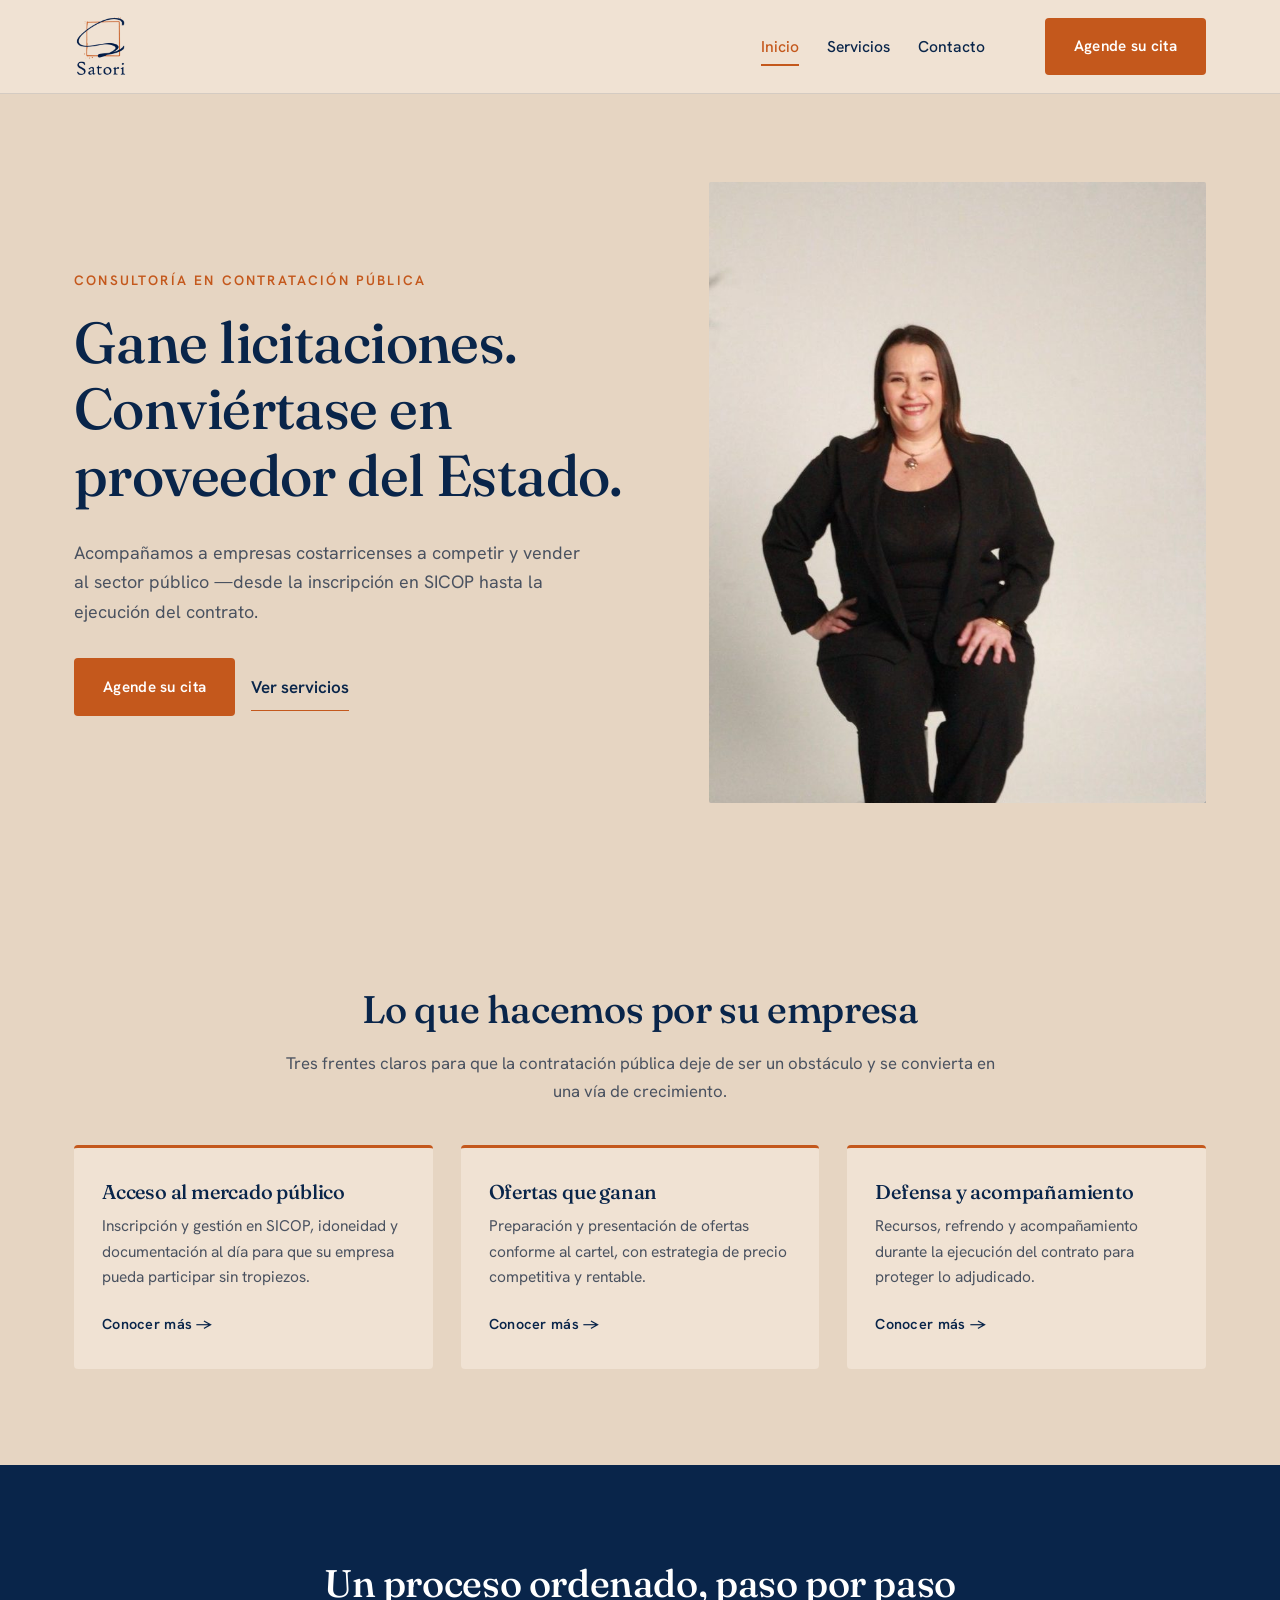
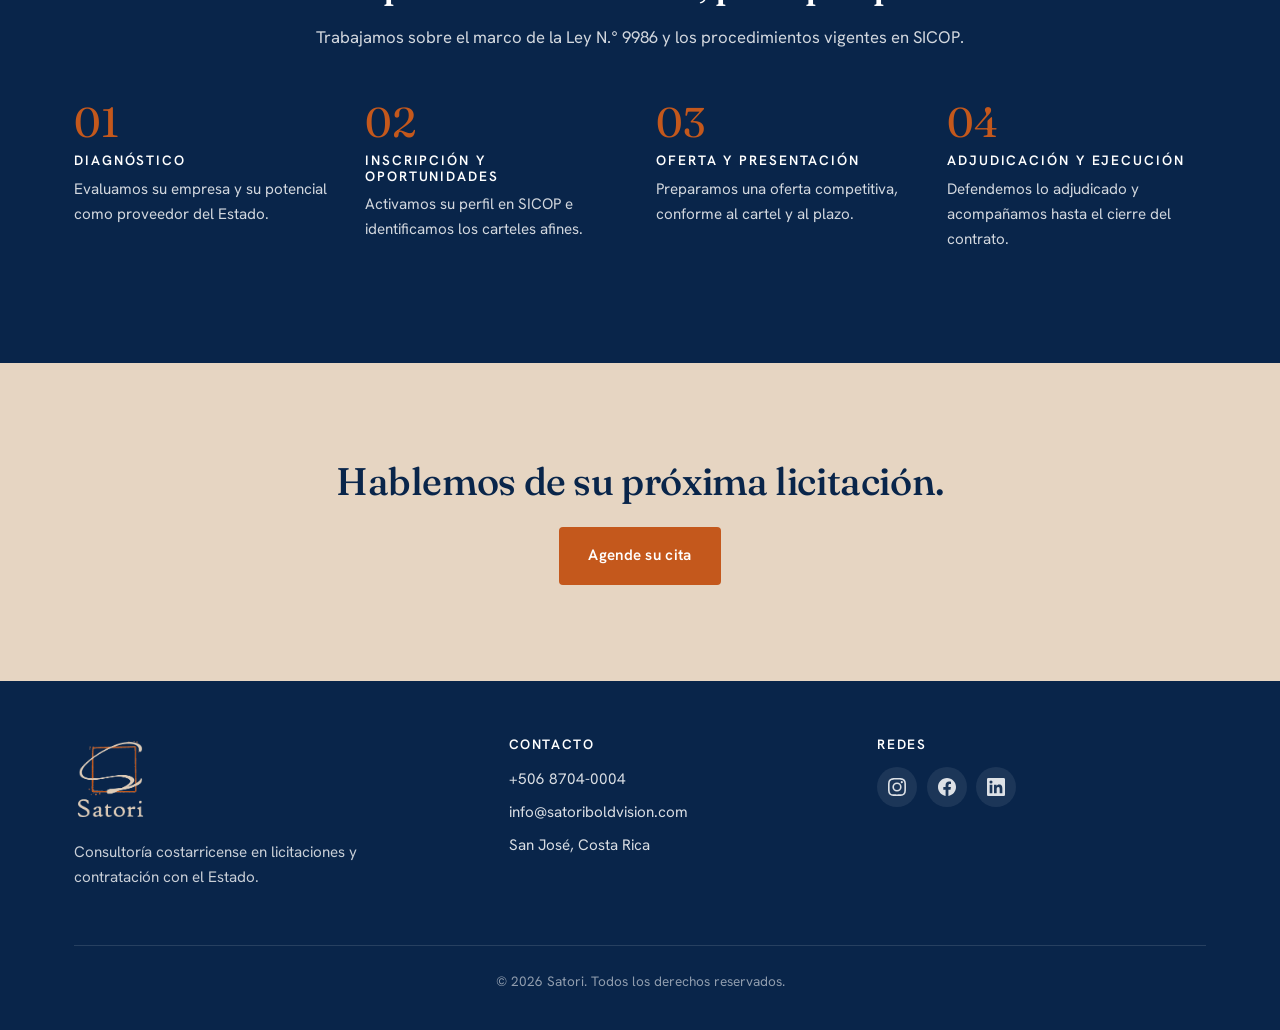
<file: index.html>
<!DOCTYPE html>
<html lang="es-CR">
<head>
  <meta charset="UTF-8" />
  <meta name="viewport" content="width=device-width, initial-scale=1.0" />
  <title>Satori — Licitaciones y contratación con el Estado en Costa Rica</title>
  <meta name="description" content="Satori acompaña a empresas costarricenses a competir y vender al Estado: SICOP, ofertas que ganan, recursos y ejecución del contrato." />
  <meta name="robots" content="index, follow" />
  <meta name="author" content="Satori" />
  <link rel="canonical" href="https://satoribv.com/" />
  <link rel="alternate" hreflang="es-CR" href="https://satoribv.com/" />
  <link rel="alternate" hreflang="x-default" href="https://satoribv.com/" />
  <meta name="theme-color" content="#09254A" />
  <meta name="msapplication-TileColor" content="#09254A" />

  <!-- Open Graph (Facebook, WhatsApp, LinkedIn) -->
  <meta property="og:type" content="website" />
  <meta property="og:locale" content="es_CR" />
  <meta property="og:site_name" content="Satori" />
  <meta property="og:url" content="https://satoribv.com/" />
  <meta property="og:title" content="Satori — Licitaciones y contratación con el Estado en Costa Rica" />
  <meta property="og:description" content="Acompañamos a empresas costarricenses a competir y vender al sector público: SICOP, ofertas, recursos y ejecución del contrato." />
  <meta property="og:image" content="https://satoribv.com/assets/og-image.jpg" />
  <meta property="og:image:width" content="1200" />
  <meta property="og:image:height" content="630" />
  <meta property="og:image:alt" content="Satori — Licitaciones y contratación pública" />

  <!-- Twitter Card -->
  <meta name="twitter:card" content="summary_large_image" />
  <meta name="twitter:title" content="Satori — Licitaciones y contratación con el Estado" />
  <meta name="twitter:description" content="Acompañamos a empresas costarricenses a competir y vender al sector público en Costa Rica." />
  <meta name="twitter:image" content="https://satoribv.com/assets/og-image.jpg" />

  <!-- Favicon -->
  <link rel="icon" type="image/png" href="assets/favicon.png" />
  <link rel="apple-touch-icon" href="assets/apple-touch-icon.png" />
  <link rel="manifest" href="manifest.webmanifest" />

  <!-- Preload de la foto del hero para mejorar LCP -->
  <link rel="preload" as="image" href="assets/vanessa-completa.jpg" fetchpriority="high" />

  <!-- Tipografías: serif refinada para títulos + sans humanista para cuerpo -->
  <link rel="preconnect" href="https://fonts.googleapis.com" />
  <link rel="preconnect" href="https://fonts.gstatic.com" crossorigin />
  <link href="https://fonts.googleapis.com/css2?family=Fraunces:opsz,wght@9..144,400;9..144,500;9..144,600&family=Hanken+Grotesk:wght@400;500;600;700&display=swap" rel="stylesheet" />

  <link rel="stylesheet" href="styles.css" />

  <!-- Datos estructurados (Schema.org): consultora con datos de contacto y servicios -->
  <script type="application/ld+json">
  {
    "@context": "https://schema.org",
    "@type": "ProfessionalService",
    "name": "Satori",
    "alternateName": "Satori Bold Vision",
    "description": "Consultoría costarricense en licitaciones y contratación con el Estado: SICOP, ofertas, recursos y ejecución del contrato.",
    "url": "https://satoribv.com/",
    "logo": "https://satoribv.com/assets/satori_logo_color_transparente.png",
    "image": "https://satoribv.com/assets/og-image.jpg",
    "telephone": "+506 8704-0004",
    "email": "info@satoriboldvision.com",
    "priceRange": "$$",
    "address": {
      "@type": "PostalAddress",
      "addressLocality": "San José",
      "addressCountry": "CR"
    },
    "areaServed": {
      "@type": "Country",
      "name": "Costa Rica"
    },
    "founder": {
      "@type": "Person",
      "name": "Vanessa Zeledón",
      "jobTitle": "CEO y Fundadora"
    },
    "sameAs": [
      "https://www.instagram.com/satoribv",
      "https://facebook.com/satoribv",
      "https://linkedin.com/company/satoriboldvision"
    ],
    "hasOfferCatalog": {
      "@type": "OfferCatalog",
      "name": "Servicios de contratación pública",
      "itemListElement": [
        {
          "@type": "Offer",
          "itemOffered": {
            "@type": "Service",
            "name": "Acceso al mercado público",
            "description": "Inscripción y gestión en SICOP, idoneidad y documentación al día."
          }
        },
        {
          "@type": "Offer",
          "itemOffered": {
            "@type": "Service",
            "name": "Ofertas que ganan",
            "description": "Preparación y presentación de ofertas conforme al cartel, con estrategia de precio rentable."
          }
        },
        {
          "@type": "Offer",
          "itemOffered": {
            "@type": "Service",
            "name": "Defensa y acompañamiento",
            "description": "Recursos, refrendo y acompañamiento durante la ejecución del contrato."
          }
        }
      ]
    }
  }
  </script>
</head>
<body>

  <a class="skip-link" href="#contenido">Saltar al contenido</a>

  <!-- Header inyectado por script.js (parcial: partials/header.html) -->
  <div data-parcial="header"></div>

  <main id="contenido">
    <!-- ============================================================
         1. HERO
         ============================================================ -->
    <section class="hero">
      <div class="contenedor hero-grid">
        <div class="hero-texto aparece">
          <p class="hero-eyebrow">Consultoría en contratación pública</p>
          <h1>Gane licitaciones. Conviértase en proveedor del Estado.</h1>
          <p class="lead">
            Acompañamos a empresas costarricenses a competir y vender al sector
            público —desde la inscripción en SICOP hasta la ejecución del contrato.
          </p>
          <div class="hero-cta">
            <a href="contacto.html" class="btn btn-primario">Agende su cita</a>
            <a href="servicios.html" class="btn-enlace">Ver servicios</a>
          </div>
        </div>

        <div class="hero-figura aparece">
          <img src="assets/vanessa-completa.jpg" alt="Vanessa Zeledón, fundadora de Satori" width="699" height="1300" fetchpriority="high" />
        </div>
      </div>
    </section>

    <!-- ============================================================
         2. RESUMEN DE SERVICIOS (3 tarjetas)
         ============================================================ -->
    <section class="seccion-beige">
      <div class="contenedor">
        <div class="encabezado-seccion aparece">
          <h2>Lo que hacemos por su empresa</h2>
          <p>Tres frentes claros para que la contratación pública deje de ser un obstáculo y se convierta en una vía de crecimiento.</p>
        </div>

        <div class="tarjetas">
          <article class="tarjeta aparece">
            <h3>Acceso al mercado público</h3>
            <p>Inscripción y gestión en SICOP, idoneidad y documentación al día para que su empresa pueda participar sin tropiezos.</p>
            <a href="servicios.html">Conocer más</a>
          </article>

          <article class="tarjeta aparece">
            <h3>Ofertas que ganan</h3>
            <p>Preparación y presentación de ofertas conforme al cartel, con estrategia de precio competitiva y rentable.</p>
            <a href="servicios.html">Conocer más</a>
          </article>

          <article class="tarjeta aparece">
            <h3>Defensa y acompañamiento</h3>
            <p>Recursos, refrendo y acompañamiento durante la ejecución del contrato para proteger lo adjudicado.</p>
            <a href="servicios.html">Conocer más</a>
          </article>
        </div>
      </div>
    </section>

    <!-- ============================================================
         3. PROCESO (franja azul profundo, 4 pasos)
         ============================================================ -->
    <section class="seccion-azul">
      <div class="contenedor">
        <div class="encabezado-seccion aparece">
          <h2>Un proceso ordenado, paso por paso</h2>
          <p>Trabajamos sobre el marco de la Ley N.° 9986 y los procedimientos vigentes en SICOP.</p>
        </div>

        <div class="proceso-pasos">
          <div class="paso aparece">
            <span class="num">01</span>
            <h3>Diagnóstico</h3>
            <p>Evaluamos su empresa y su potencial como proveedor del Estado.</p>
          </div>
          <div class="paso aparece">
            <span class="num">02</span>
            <h3>Inscripción y oportunidades</h3>
            <p>Activamos su perfil en SICOP e identificamos los carteles afines.</p>
          </div>
          <div class="paso aparece">
            <span class="num">03</span>
            <h3>Oferta y presentación</h3>
            <p>Preparamos una oferta competitiva, conforme al cartel y al plazo.</p>
          </div>
          <div class="paso aparece">
            <span class="num">04</span>
            <h3>Adjudicación y ejecución</h3>
            <p>Defendemos lo adjudicado y acompañamos hasta el cierre del contrato.</p>
          </div>
        </div>
      </div>
    </section>

    <!-- ============================================================
         4. CTA FINAL
         ============================================================ -->
    <section class="seccion-beige cta-final">
      <div class="contenedor aparece">
        <h2>Hablemos de su próxima licitación.</h2>
        <a href="contacto.html" class="btn btn-primario">Agende su cita</a>
      </div>
    </section>
  </main>

  <!-- Footer inyectado por script.js (parcial: partials/footer.html) -->
  <div data-parcial="footer"></div>

  <script src="script.js"></script>
</body>
</html>
</file>
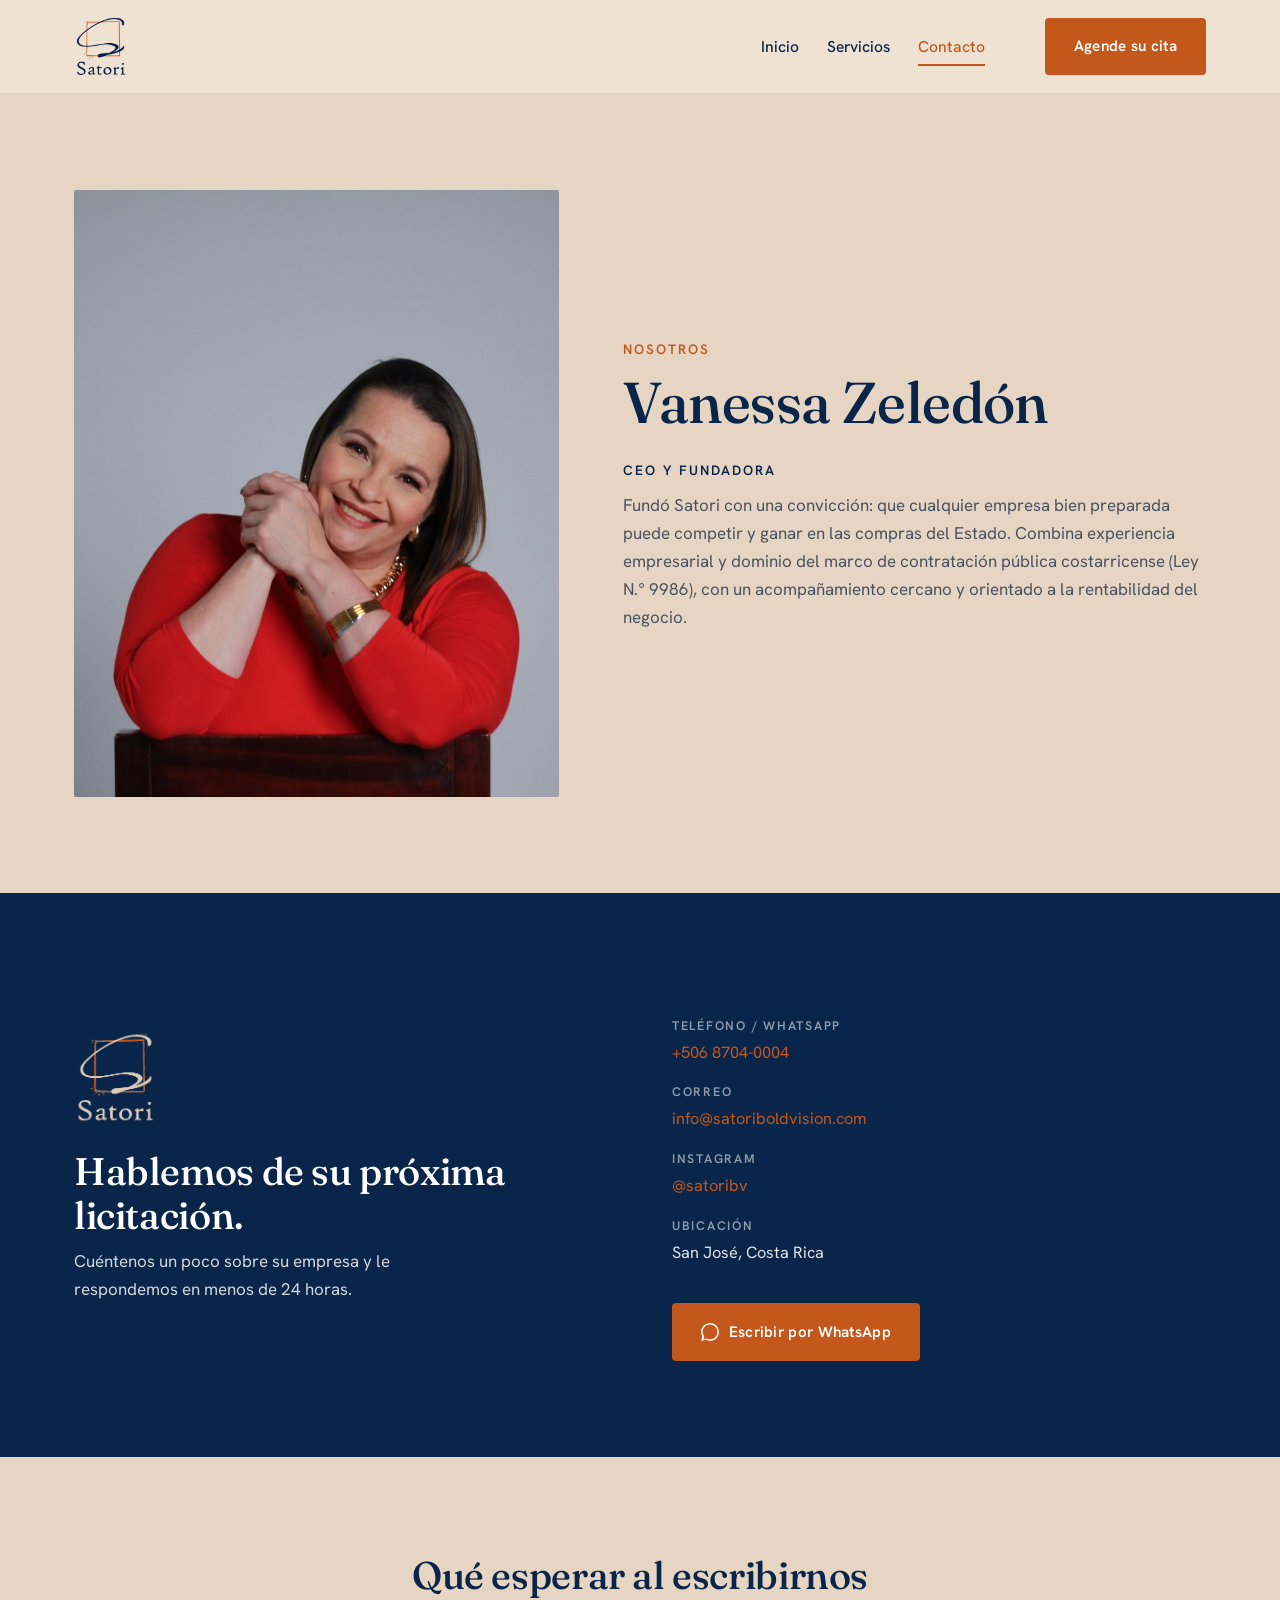
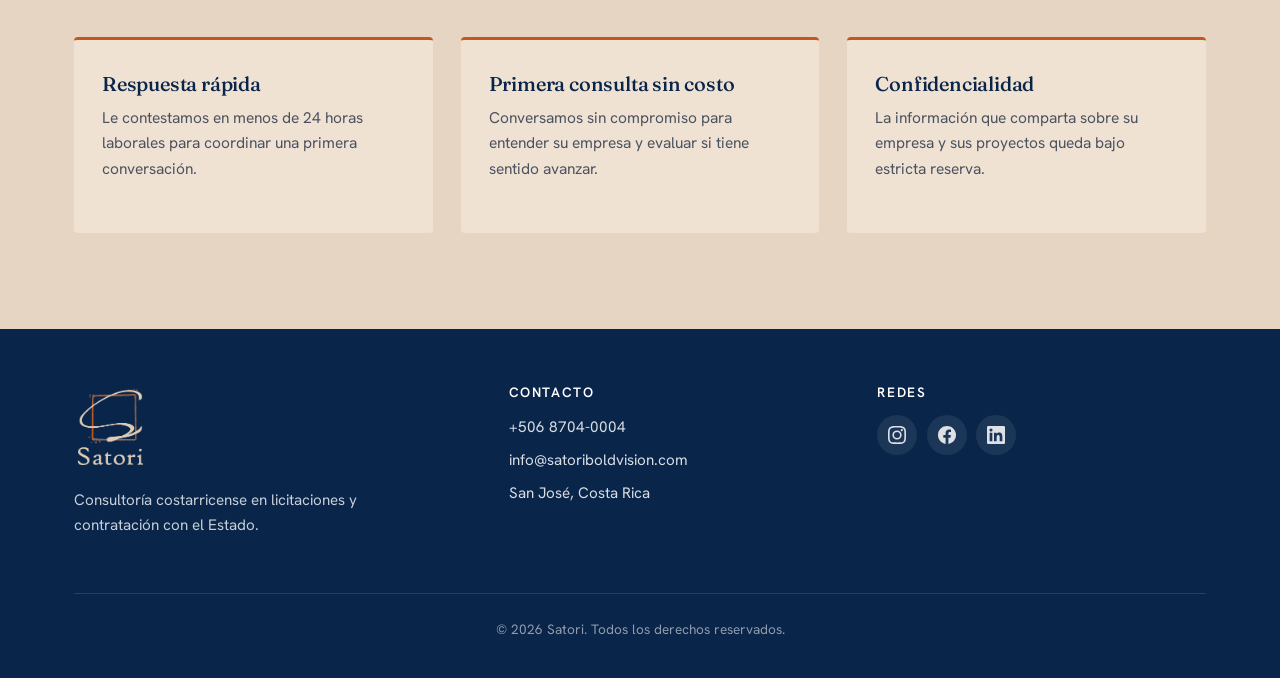
<file: contacto.html>
<!DOCTYPE html>
<html lang="es-CR">
<head>
  <meta charset="UTF-8" />
  <meta name="viewport" content="width=device-width, initial-scale=1.0" />
  <title>Contacto — Satori | Hablemos de su próxima licitación</title>
  <meta name="description" content="Hablemos de su próxima licitación. Contacte a Satori por teléfono, WhatsApp o correo." />
  <meta name="robots" content="index, follow" />
  <meta name="author" content="Satori" />
  <link rel="canonical" href="https://satoribv.com/contacto.html" />
  <link rel="alternate" hreflang="es-CR" href="https://satoribv.com/contacto.html" />
  <link rel="alternate" hreflang="x-default" href="https://satoribv.com/contacto.html" />
  <meta name="theme-color" content="#09254A" />
  <meta name="msapplication-TileColor" content="#09254A" />

  <!-- Open Graph -->
  <meta property="og:type" content="website" />
  <meta property="og:locale" content="es_CR" />
  <meta property="og:site_name" content="Satori" />
  <meta property="og:url" content="https://satoribv.com/contacto.html" />
  <meta property="og:title" content="Contacto — Satori | Hablemos de su próxima licitación" />
  <meta property="og:description" content="Teléfono, WhatsApp y correo de Satori, consultora en contratación pública costarricense." />
  <meta property="og:image" content="https://satoribv.com/assets/og-image.jpg" />
  <meta property="og:image:width" content="1200" />
  <meta property="og:image:height" content="630" />
  <meta property="og:image:alt" content="Satori — Licitaciones y contratación pública" />

  <!-- Twitter Card -->
  <meta name="twitter:card" content="summary_large_image" />
  <meta name="twitter:title" content="Contacto — Satori" />
  <meta name="twitter:description" content="Hablemos de su próxima licitación. Teléfono, WhatsApp y correo." />
  <meta name="twitter:image" content="https://satoribv.com/assets/og-image.jpg" />

  <link rel="icon" type="image/png" href="assets/favicon.png" />
  <link rel="apple-touch-icon" href="assets/apple-touch-icon.png" />
  <link rel="manifest" href="manifest.webmanifest" />

  <link rel="preconnect" href="https://fonts.googleapis.com" />
  <link rel="preconnect" href="https://fonts.gstatic.com" crossorigin />
  <link href="https://fonts.googleapis.com/css2?family=Fraunces:opsz,wght@9..144,400;9..144,500;9..144,600&family=Hanken+Grotesk:wght@400;500;600;700&display=swap" rel="stylesheet" />

  <link rel="stylesheet" href="styles.css" />

  <!-- Datos estructurados: ContactPage + Person (Vanessa) + breadcrumbs -->
  <script type="application/ld+json">
  {
    "@context": "https://schema.org",
    "@graph": [
      {
        "@type": "BreadcrumbList",
        "itemListElement": [
          { "@type": "ListItem", "position": 1, "name": "Inicio", "item": "https://satoribv.com/" },
          { "@type": "ListItem", "position": 2, "name": "Contacto", "item": "https://satoribv.com/contacto.html" }
        ]
      },
      {
        "@type": "ContactPage",
        "url": "https://satoribv.com/contacto.html",
        "name": "Contacto — Satori",
        "description": "Datos de contacto de Satori, consultora costarricense en licitaciones y contratación pública.",
        "mainEntity": {
          "@type": "Organization",
          "name": "Satori",
          "url": "https://satoribv.com/",
          "telephone": "+506 8704-0004",
          "email": "info@satoriboldvision.com",
          "address": {
            "@type": "PostalAddress",
            "addressLocality": "San José",
            "addressCountry": "CR"
          },
          "contactPoint": {
            "@type": "ContactPoint",
            "telephone": "+506 8704-0004",
            "contactType": "customer service",
            "areaServed": "CR",
            "availableLanguage": "Spanish"
          }
        }
      },
      {
        "@type": "Person",
        "name": "Vanessa Zeledón",
        "jobTitle": "CEO y Fundadora",
        "worksFor": { "@type": "Organization", "name": "Satori", "url": "https://satoribv.com/" },
        "image": "https://satoribv.com/assets/vanessa-retrato.jpg",
        "nationality": "CR"
      }
    ]
  }
  </script>
</head>
<body>

  <a class="skip-link" href="#contenido">Saltar al contenido</a>

  <div data-parcial="header"></div>

  <main id="contenido">
    <!-- ============================================================
         1. Nosotros — Vanessa
         ============================================================ -->
    <section class="seccion-beige nosotros">
      <div class="contenedor nosotros-grid">
        <div class="nosotros-foto aparece">
          <img src="assets/vanessa-retrato.jpg" alt="Vanessa Zeledón, CEO y fundadora de Satori" width="1400" height="1049" />
        </div>

        <div class="aparece">
          <span class="rol">Nosotros</span>
          <h1>Vanessa Zeledón</h1>
          <span class="rol" style="color: var(--azul); margin-top: -0.4rem;">CEO y Fundadora</span>
          <p>
            Fundó Satori con una convicción: que cualquier empresa bien preparada
            puede competir y ganar en las compras del Estado. Combina experiencia
            empresarial y dominio del marco de contratación pública costarricense
            (Ley N.° 9986), con un acompañamiento cercano y orientado a la
            rentabilidad del negocio.
          </p>
        </div>
      </div>
    </section>

    <!-- ============================================================
         2. Contacto — franja azul con datos
         ============================================================ -->
    <section class="seccion-azul">
      <div class="contenedor">
        <div class="contacto-bloque">
          <div class="contacto-intro aparece">
            <img src="assets/satori_logo_claro_transparente.png" alt="Satori" width="719" height="828" loading="lazy" style="height: 96px; width: auto; margin-bottom: 1.5rem;" />
            <h2>Hablemos de su próxima licitación.</h2>
            <p>Cuéntenos un poco sobre su empresa y le respondemos en menos de 24 horas.</p>
          </div>

          <div class="contacto-info aparece">
            <ul>
              <li>
                <strong>Teléfono / WhatsApp</strong>
                <a href="tel:+50687040004">+506 8704-0004</a>
              </li>
              <li>
                <strong>Correo</strong>
                <a href="mailto:info@satoriboldvision.com">info@satoriboldvision.com</a>
              </li>
              <li>
                <strong>Instagram</strong>
                <a href="https://www.instagram.com/satoribv" target="_blank" rel="noopener">@satoribv</a>
              </li>
              <li>
                <strong>Ubicación</strong>
                San José, Costa Rica
              </li>
            </ul>

            <a href="https://wa.me/50687040004" target="_blank" rel="noopener" class="btn btn-primario btn-whatsapp">
              Escribir por WhatsApp
            </a>
          </div>
        </div>
      </div>
    </section>

    <!-- ============================================================
         3. Qué esperar — franja beige (separa contacto del footer)
         ============================================================ -->
    <section class="seccion-beige">
      <div class="contenedor">
        <div class="encabezado-seccion aparece">
          <h2>Qué esperar al escribirnos</h2>
        </div>

        <div class="tarjetas">
          <article class="tarjeta aparece">
            <h3>Respuesta rápida</h3>
            <p>Le contestamos en menos de 24 horas laborales para coordinar una primera conversación.</p>
          </article>

          <article class="tarjeta aparece">
            <h3>Primera consulta sin costo</h3>
            <p>Conversamos sin compromiso para entender su empresa y evaluar si tiene sentido avanzar.</p>
          </article>

          <article class="tarjeta aparece">
            <h3>Confidencialidad</h3>
            <p>La información que comparta sobre su empresa y sus proyectos queda bajo estricta reserva.</p>
          </article>
        </div>
      </div>
    </section>
  </main>

  <div data-parcial="footer"></div>

  <script src="script.js"></script>
</body>
</html>
</file>
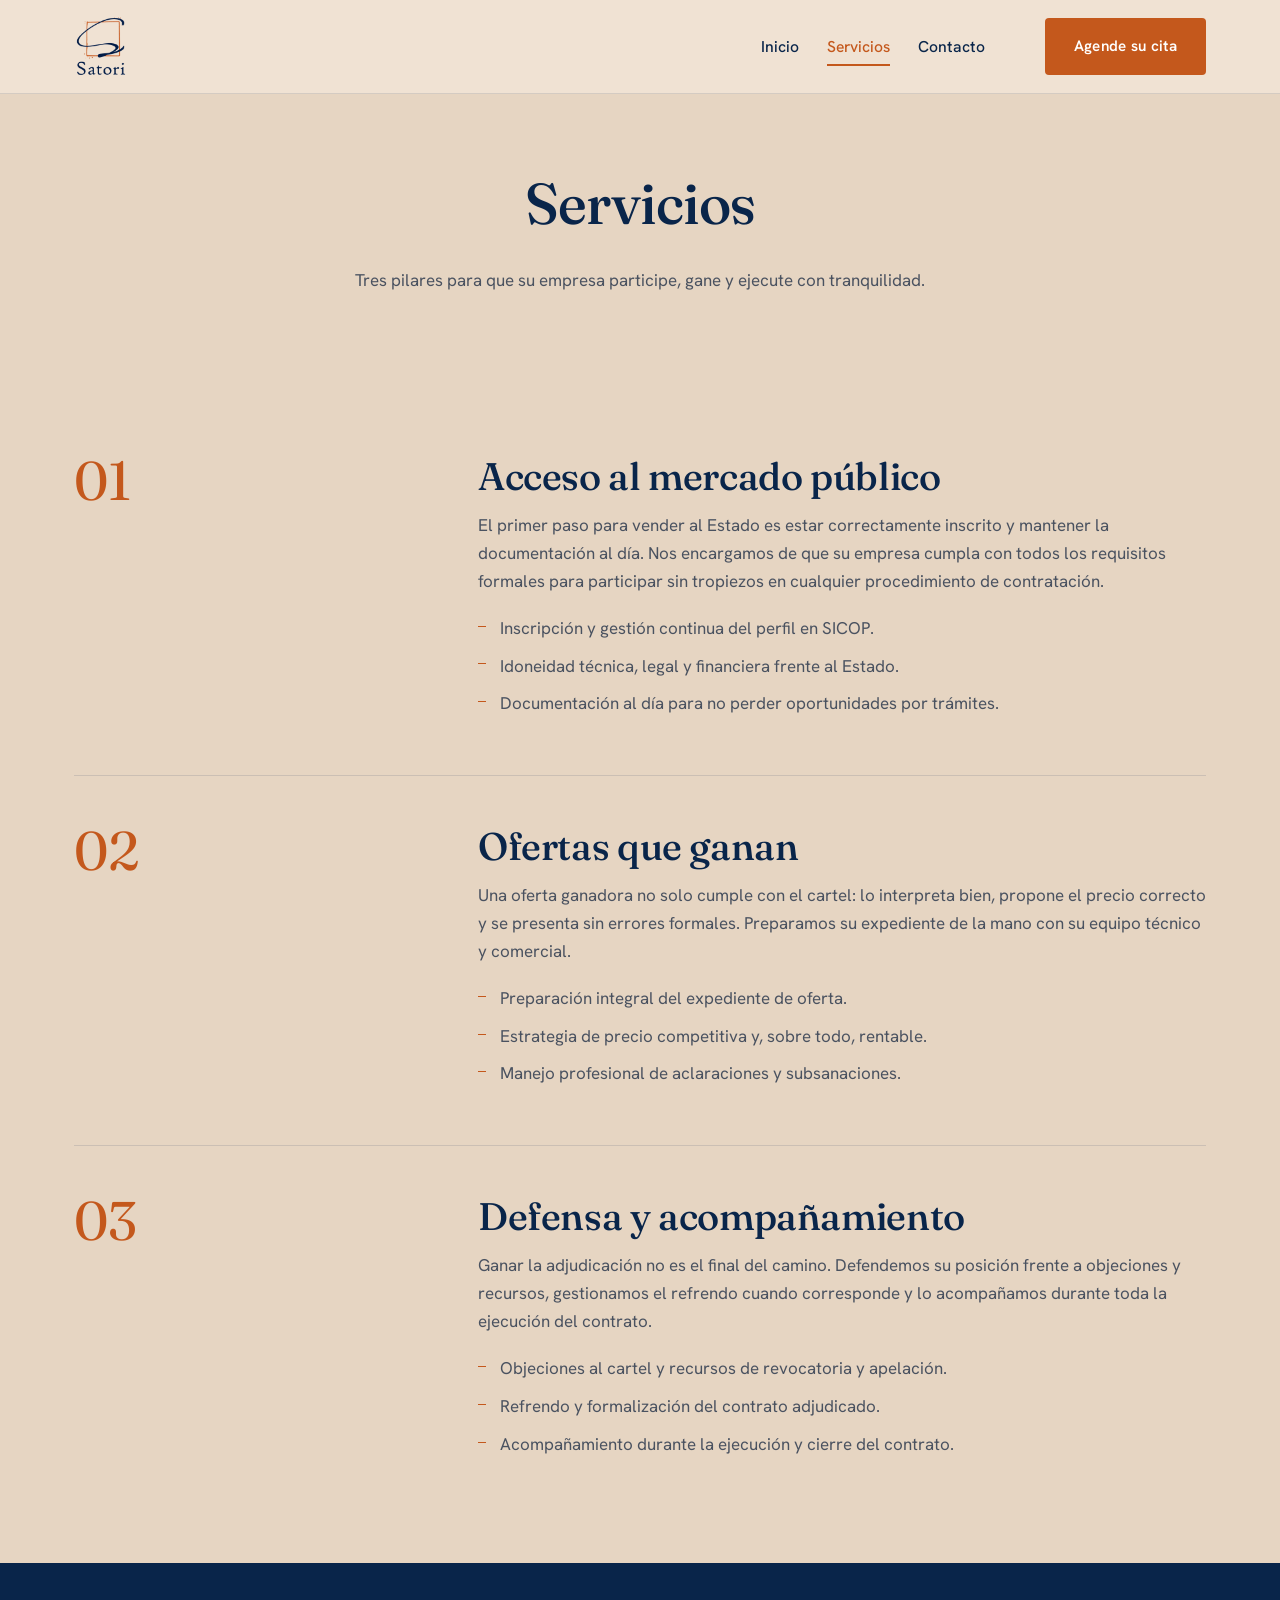
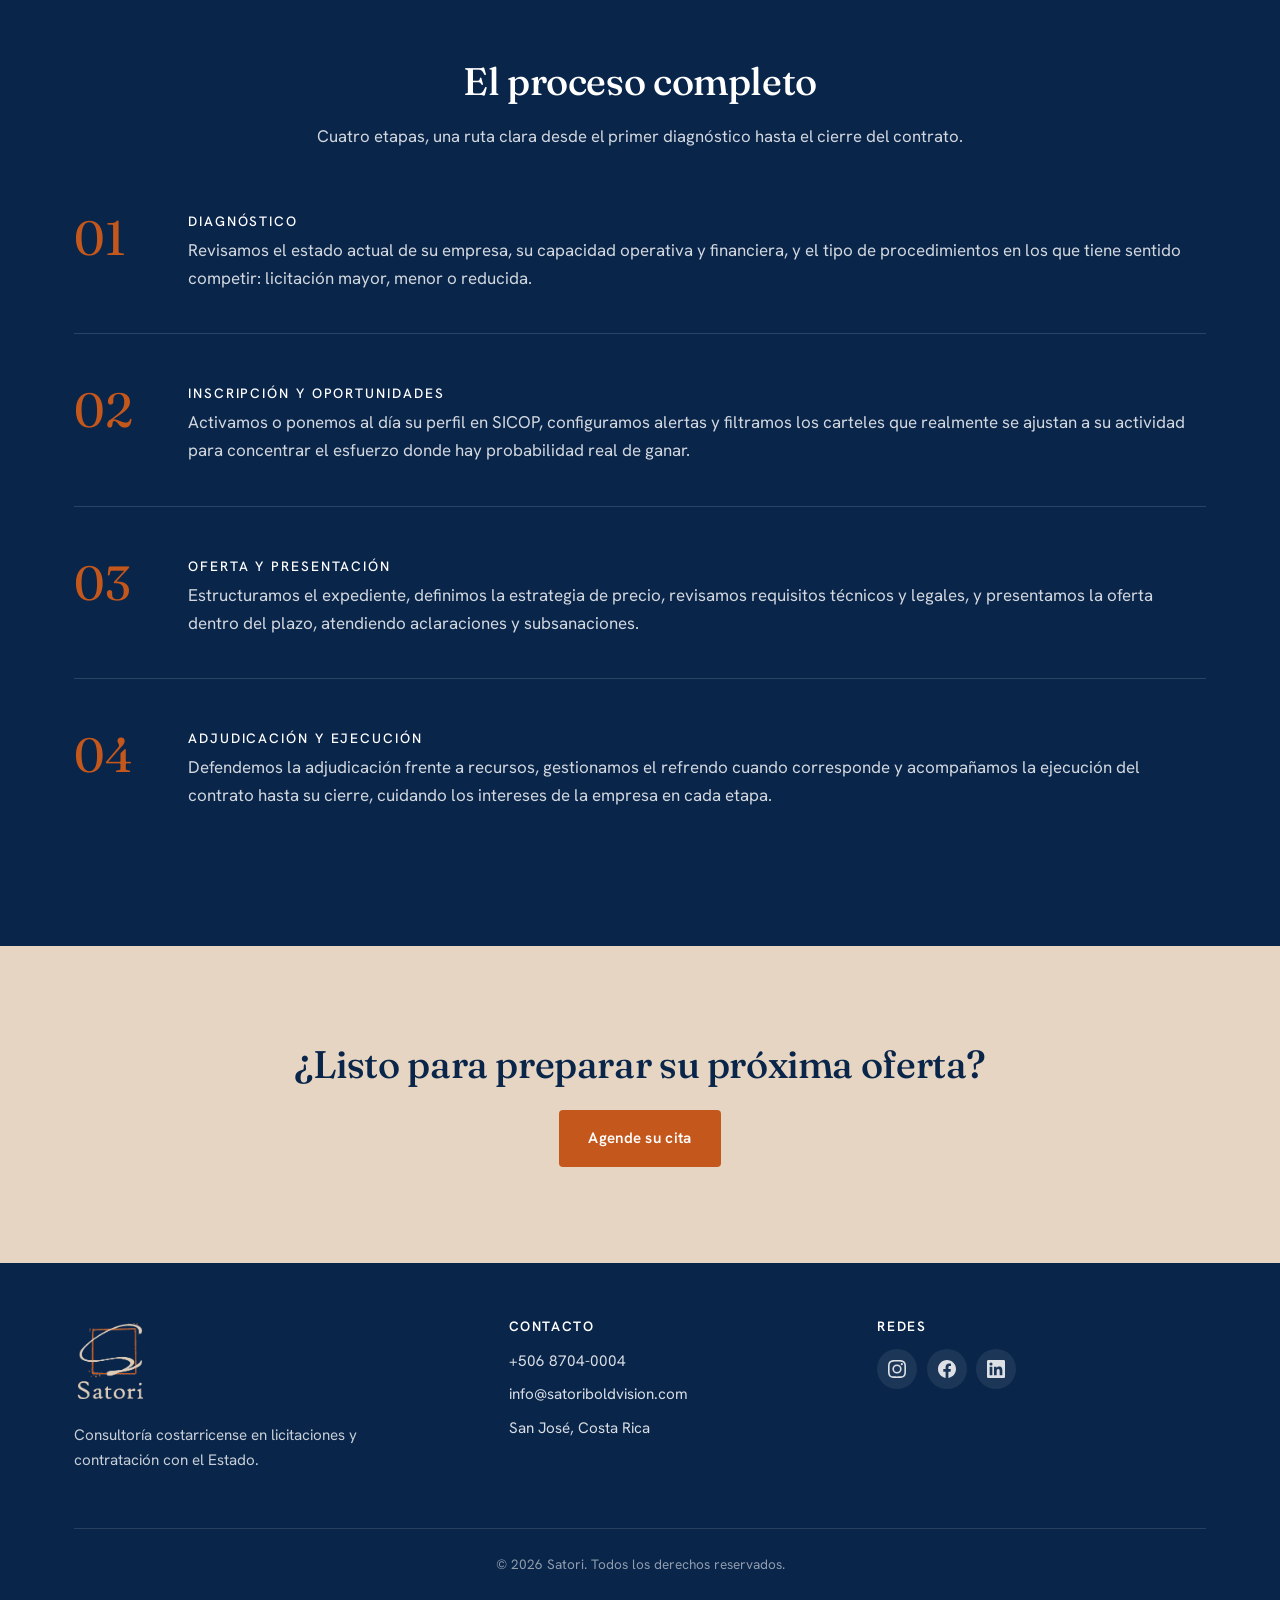
<file: servicios.html>
<!DOCTYPE html>
<html lang="es-CR">
<head>
  <meta charset="UTF-8" />
  <meta name="viewport" content="width=device-width, initial-scale=1.0" />
  <title>Servicios — Satori | Licitaciones y SICOP en Costa Rica</title>
  <meta name="description" content="Acceso al mercado público, ofertas que ganan y defensa del contrato: tres pilares para vender al Estado costarricense." />
  <meta name="robots" content="index, follow" />
  <meta name="author" content="Satori" />
  <link rel="canonical" href="https://satoribv.com/servicios.html" />
  <link rel="alternate" hreflang="es-CR" href="https://satoribv.com/servicios.html" />
  <link rel="alternate" hreflang="x-default" href="https://satoribv.com/servicios.html" />
  <meta name="theme-color" content="#09254A" />
  <meta name="msapplication-TileColor" content="#09254A" />

  <!-- Open Graph -->
  <meta property="og:type" content="website" />
  <meta property="og:locale" content="es_CR" />
  <meta property="og:site_name" content="Satori" />
  <meta property="og:url" content="https://satoribv.com/servicios.html" />
  <meta property="og:title" content="Servicios — Satori | Licitaciones y SICOP en Costa Rica" />
  <meta property="og:description" content="Tres pilares: acceso al mercado público (SICOP), ofertas que ganan y defensa del contrato adjudicado." />
  <meta property="og:image" content="https://satoribv.com/assets/og-image.jpg" />
  <meta property="og:image:width" content="1200" />
  <meta property="og:image:height" content="630" />
  <meta property="og:image:alt" content="Satori — Licitaciones y contratación pública" />

  <!-- Twitter Card -->
  <meta name="twitter:card" content="summary_large_image" />
  <meta name="twitter:title" content="Servicios — Satori" />
  <meta name="twitter:description" content="Tres pilares para vender al Estado costarricense: acceso, oferta y defensa del contrato." />
  <meta name="twitter:image" content="https://satoribv.com/assets/og-image.jpg" />

  <link rel="icon" type="image/png" href="assets/favicon.png" />
  <link rel="apple-touch-icon" href="assets/apple-touch-icon.png" />
  <link rel="manifest" href="manifest.webmanifest" />

  <link rel="preconnect" href="https://fonts.googleapis.com" />
  <link rel="preconnect" href="https://fonts.gstatic.com" crossorigin />
  <link href="https://fonts.googleapis.com/css2?family=Fraunces:opsz,wght@9..144,400;9..144,500;9..144,600&family=Hanken+Grotesk:wght@400;500;600;700&display=swap" rel="stylesheet" />

  <link rel="stylesheet" href="styles.css" />

  <!-- Datos estructurados: ItemList con los 3 servicios + breadcrumbs -->
  <script type="application/ld+json">
  {
    "@context": "https://schema.org",
    "@graph": [
      {
        "@type": "BreadcrumbList",
        "itemListElement": [
          { "@type": "ListItem", "position": 1, "name": "Inicio", "item": "https://satoribv.com/" },
          { "@type": "ListItem", "position": 2, "name": "Servicios", "item": "https://satoribv.com/servicios.html" }
        ]
      },
      {
        "@type": "ItemList",
        "name": "Servicios de Satori",
        "itemListElement": [
          {
            "@type": "Service",
            "position": 1,
            "name": "Acceso al mercado público",
            "description": "Inscripción y gestión en SICOP, idoneidad técnica, legal y financiera, documentación al día para participar sin tropiezos.",
            "serviceType": "Inscripción en SICOP",
            "provider": { "@type": "Organization", "name": "Satori", "url": "https://satoribv.com/" },
            "areaServed": { "@type": "Country", "name": "Costa Rica" }
          },
          {
            "@type": "Service",
            "position": 2,
            "name": "Ofertas que ganan",
            "description": "Preparación del expediente, estrategia de precio competitiva y rentable, manejo de aclaraciones y subsanaciones.",
            "serviceType": "Preparación de ofertas de licitación",
            "provider": { "@type": "Organization", "name": "Satori", "url": "https://satoribv.com/" },
            "areaServed": { "@type": "Country", "name": "Costa Rica" }
          },
          {
            "@type": "Service",
            "position": 3,
            "name": "Defensa y acompañamiento",
            "description": "Objeciones al cartel, recursos de revocatoria y apelación, refrendo y acompañamiento durante la ejecución del contrato.",
            "serviceType": "Asesoría legal en contratación pública",
            "provider": { "@type": "Organization", "name": "Satori", "url": "https://satoribv.com/" },
            "areaServed": { "@type": "Country", "name": "Costa Rica" }
          }
        ]
      }
    ]
  }
  </script>
</head>
<body>

  <a class="skip-link" href="#contenido">Saltar al contenido</a>

  <div data-parcial="header"></div>

  <main id="contenido">
    <!-- ============================================================
         Encabezado de página
         ============================================================ -->
    <section class="hoja">
      <div class="contenedor aparece">
        <h1>Servicios</h1>
        <p>Tres pilares para que su empresa participe, gane y ejecute con tranquilidad.</p>
      </div>
    </section>

    <!-- ============================================================
         Pilares (3 servicios desarrollados)
         ============================================================ -->
    <section class="seccion-beige">
      <div class="contenedor">
        <div class="pilares">

          <article class="pilar aparece">
            <div>
              <span class="pilar-num">01</span>
            </div>
            <div>
              <h2>Acceso al mercado público</h2>
              <p>
                El primer paso para vender al Estado es estar correctamente
                inscrito y mantener la documentación al día. Nos encargamos de
                que su empresa cumpla con todos los requisitos formales para
                participar sin tropiezos en cualquier procedimiento de
                contratación.
              </p>
              <ul>
                <li>Inscripción y gestión continua del perfil en SICOP.</li>
                <li>Idoneidad técnica, legal y financiera frente al Estado.</li>
                <li>Documentación al día para no perder oportunidades por trámites.</li>
              </ul>
            </div>
          </article>

          <article class="pilar aparece">
            <div>
              <span class="pilar-num">02</span>
            </div>
            <div>
              <h2>Ofertas que ganan</h2>
              <p>
                Una oferta ganadora no solo cumple con el cartel: lo interpreta
                bien, propone el precio correcto y se presenta sin errores
                formales. Preparamos su expediente de la mano con su equipo
                técnico y comercial.
              </p>
              <ul>
                <li>Preparación integral del expediente de oferta.</li>
                <li>Estrategia de precio competitiva y, sobre todo, rentable.</li>
                <li>Manejo profesional de aclaraciones y subsanaciones.</li>
              </ul>
            </div>
          </article>

          <article class="pilar aparece">
            <div>
              <span class="pilar-num">03</span>
            </div>
            <div>
              <h2>Defensa y acompañamiento</h2>
              <p>
                Ganar la adjudicación no es el final del camino. Defendemos su
                posición frente a objeciones y recursos, gestionamos el refrendo
                cuando corresponde y lo acompañamos durante toda la ejecución
                del contrato.
              </p>
              <ul>
                <li>Objeciones al cartel y recursos de revocatoria y apelación.</li>
                <li>Refrendo y formalización del contrato adjudicado.</li>
                <li>Acompañamiento durante la ejecución y cierre del contrato.</li>
              </ul>
            </div>
          </article>

        </div>
      </div>
    </section>

    <!-- ============================================================
         Proceso completo (franja azul, 4 pasos detallados)
         ============================================================ -->
    <section class="seccion-azul">
      <div class="contenedor">
        <div class="encabezado-seccion aparece">
          <h2>El proceso completo</h2>
          <p>Cuatro etapas, una ruta clara desde el primer diagnóstico hasta el cierre del contrato.</p>
        </div>

        <div class="proceso-detalle">

          <div class="paso-detalle aparece">
            <span class="num">01</span>
            <div>
              <h3>Diagnóstico</h3>
              <p>
                Revisamos el estado actual de su empresa, su capacidad operativa
                y financiera, y el tipo de procedimientos en los que tiene
                sentido competir: licitación mayor, menor o reducida.
              </p>
            </div>
          </div>

          <div class="paso-detalle aparece">
            <span class="num">02</span>
            <div>
              <h3>Inscripción y oportunidades</h3>
              <p>
                Activamos o ponemos al día su perfil en SICOP, configuramos
                alertas y filtramos los carteles que realmente se ajustan a su
                actividad para concentrar el esfuerzo donde hay probabilidad
                real de ganar.
              </p>
            </div>
          </div>

          <div class="paso-detalle aparece">
            <span class="num">03</span>
            <div>
              <h3>Oferta y presentación</h3>
              <p>
                Estructuramos el expediente, definimos la estrategia de precio,
                revisamos requisitos técnicos y legales, y presentamos la oferta
                dentro del plazo, atendiendo aclaraciones y subsanaciones.
              </p>
            </div>
          </div>

          <div class="paso-detalle aparece">
            <span class="num">04</span>
            <div>
              <h3>Adjudicación y ejecución</h3>
              <p>
                Defendemos la adjudicación frente a recursos, gestionamos el
                refrendo cuando corresponde y acompañamos la ejecución del
                contrato hasta su cierre, cuidando los intereses de la empresa
                en cada etapa.
              </p>
            </div>
          </div>

        </div>
      </div>
    </section>

    <!-- ============================================================
         CTA final
         ============================================================ -->
    <section class="seccion-beige cta-final">
      <div class="contenedor aparece">
        <h2>¿Listo para preparar su próxima oferta?</h2>
        <a href="contacto.html" class="btn btn-primario">Agende su cita</a>
      </div>
    </section>
  </main>

  <div data-parcial="footer"></div>

  <script src="script.js"></script>
</body>
</html>
</file>
<file: styles.css>
/* =============================================================
   Satori — Hoja de estilos compartida (3 páginas)
   Paleta 60/30/10:
     60% Beige arena  #E6D5C2  (fondo dominante)
     30% Azul profundo #09254A (header/footer, franjas, títulos)
     10% Terracota    #C4581C  (acentos: botones, enlaces, detalles)
   ============================================================= */

:root {
  --beige: #E6D5C2;
  --beige-claro: #F0E2D3;
  --azul: #09254A;
  --azul-oscuro: #051932;
  --terracota: #C4581C;
  --terracota-oscuro: #9D4616;
  --texto: #1B1F26;
  --texto-suave: #4A5260;
  --linea: rgba(9, 37, 74, 0.12);

  --serif: "Fraunces", "Cormorant Garamond", Georgia, serif;
  --sans: "Hanken Grotesk", "Inter", system-ui, -apple-system, sans-serif;

  --maxw: 1180px;
  --radio: 4px;
  --transicion: 220ms ease;
}

/* ---------- Skip link (accesibilidad) ---------- */
.skip-link {
  position: absolute;
  top: -100px;
  left: 1rem;
  z-index: 100;
  background: var(--azul);
  color: #fff;
  padding: 0.75rem 1.25rem;
  border-radius: var(--radio);
  font-weight: 600;
  transition: top 200ms ease;
}
.skip-link:focus {
  top: 1rem;
  color: #fff;
  outline: 2px solid var(--terracota);
  outline-offset: 2px;
}

/* ---------- Reset suave ---------- */
*, *::before, *::after { box-sizing: border-box; }
html { scroll-behavior: smooth; }
body {
  margin: 0;
  font-family: var(--sans);
  font-size: 17px;
  line-height: 1.65;
  color: var(--texto);
  background: var(--beige);
  -webkit-font-smoothing: antialiased;
  text-rendering: optimizeLegibility;
}
img { max-width: 100%; display: block; }
a { color: var(--terracota); text-decoration: none; transition: color var(--transicion); }
a:hover { color: var(--terracota-oscuro); }

h1, h2, h3, h4 {
  font-family: var(--serif);
  font-weight: 500;
  color: var(--azul);
  letter-spacing: -0.01em;
  margin: 0 0 0.5em;
  line-height: 1.15;
}
h1 { font-size: clamp(2.2rem, 4.6vw, 3.6rem); }
h2 { font-size: clamp(1.7rem, 3vw, 2.4rem); }
h3 { font-size: 1.25rem; }
p  { margin: 0 0 1em; color: var(--texto-suave); }

/* ---------- Contenedor ---------- */
.contenedor {
  width: 100%;
  max-width: var(--maxw);
  margin: 0 auto;
  padding: 0 1.5rem;
}

/* ---------- Secciones ---------- */
section { padding: clamp(3.5rem, 8vw, 6rem) 0; }
.seccion-beige { background: var(--beige); }
.seccion-azul  { background: var(--azul); color: #fff; }
.seccion-azul h1, .seccion-azul h2, .seccion-azul h3 { color: #fff; }
.seccion-azul p { color: rgba(255, 255, 255, 0.82); }

/* ---------- Botones ---------- */
.btn {
  display: inline-block;
  padding: 0.95rem 1.75rem;
  font-family: var(--sans);
  font-weight: 600;
  font-size: 0.95rem;
  letter-spacing: 0.02em;
  border-radius: var(--radio);
  border: 1px solid transparent;
  cursor: pointer;
  transition: background var(--transicion), color var(--transicion), transform var(--transicion);
}
.btn-primario {
  background: var(--terracota);
  color: #fff;
}
.btn-primario:hover { background: var(--terracota-oscuro); color: #fff; transform: translateY(-1px); }
.btn-secundario {
  background: transparent;
  color: var(--azul);
  border-color: var(--azul);
}
.btn-secundario:hover { background: var(--azul); color: #fff; }
.btn-enlace {
  display: inline-block;
  padding: 0.6rem 0;
  color: var(--azul);
  font-weight: 600;
  border-bottom: 1px solid var(--terracota);
}
.btn-enlace:hover { color: var(--terracota); }

/* ---------- Header ---------- */
.encabezado {
  position: sticky;
  top: 0;
  z-index: 50;
  background: var(--beige-claro);
  border-bottom: 1px solid var(--linea);
  backdrop-filter: saturate(140%) blur(6px);
}
.encabezado-inner {
  display: flex;
  align-items: center;
  justify-content: space-between;
  padding: 0.9rem 1.5rem;
  max-width: var(--maxw);
  margin: 0 auto;
}
.logo img { height: 64px; width: auto; }

.nav {
  display: flex;
  align-items: center;
  gap: 2rem;
}
.nav-menu {
  list-style: none;
  display: flex;
  gap: 1.75rem;
  margin: 0;
  padding: 0;
}
.nav-menu a {
  color: var(--azul);
  font-weight: 500;
  font-size: 0.98rem;
  padding: 0.4rem 0;
  position: relative;
}
.nav-menu a::after {
  content: "";
  position: absolute;
  left: 0; right: 0; bottom: -2px;
  height: 2px;
  background: var(--terracota);
  transform: scaleX(0);
  transform-origin: left;
  transition: transform var(--transicion);
}
.nav-menu a:hover::after,
.nav-menu a.activo::after { transform: scaleX(1); }
.nav-menu a.activo { color: var(--terracota); }

.btn-hamburguesa {
  display: none;
  background: none;
  border: 0;
  cursor: pointer;
  width: 40px;
  height: 40px;
  padding: 8px;
}
.btn-hamburguesa span {
  display: block;
  height: 2px;
  background: var(--azul);
  margin: 5px 0;
  transition: transform var(--transicion), opacity var(--transicion);
}
.btn-hamburguesa.abierto span:nth-child(1) { transform: translateY(7px) rotate(45deg); }
.btn-hamburguesa.abierto span:nth-child(2) { opacity: 0; }
.btn-hamburguesa.abierto span:nth-child(3) { transform: translateY(-7px) rotate(-45deg); }

/* ---------- Footer ---------- */
.pie {
  background: var(--azul);
  color: rgba(255, 255, 255, 0.85);
  padding: 3.5rem 0 1.5rem;
}
.pie a { color: rgba(255, 255, 255, 0.85); }
.pie a:hover { color: var(--terracota); }
.pie-grid {
  display: grid;
  grid-template-columns: 1.2fr 1fr 1fr;
  gap: 2.5rem;
  padding-bottom: 2.5rem;
  border-bottom: 1px solid rgba(255, 255, 255, 0.12);
}
.pie-logo img { height: 84px; width: auto; margin-bottom: 1.2rem; }
.pie-logo p { color: rgba(255, 255, 255, 0.78); font-size: 0.95rem; max-width: 32ch; }
.pie h4 {
  color: #fff;
  font-family: var(--sans);
  font-size: 0.85rem;
  font-weight: 600;
  letter-spacing: 0.12em;
  text-transform: uppercase;
  margin-bottom: 0.9rem;
}
.pie ul { list-style: none; padding: 0; margin: 0; }
.pie li { margin-bottom: 0.5rem; font-size: 0.95rem; }
.pie-copy {
  margin-top: 1.5rem;
  font-size: 0.85rem;
  color: rgba(255, 255, 255, 0.55);
  text-align: center;
}

.pie-redes {
  display: flex;
  gap: 0.6rem;
  list-style: none;
  padding: 0;
  margin: 0;
}
.pie-redes li { margin: 0; }
.pie-redes a {
  display: inline-flex;
  align-items: center;
  justify-content: center;
  width: 40px;
  height: 40px;
  border-radius: 50%;
  background: rgba(255, 255, 255, 0.08);
  color: rgba(255, 255, 255, 0.85);
  transition: background var(--transicion), color var(--transicion), transform var(--transicion);
}
.pie-redes a:hover {
  background: var(--terracota);
  color: #fff;
  transform: translateY(-2px);
}
.pie-redes svg {
  width: 18px;
  height: 18px;
  display: block;
}

/* ---------- Hero (Inicio) ---------- */
.hero {
  padding: clamp(3rem, 7vw, 5.5rem) 0;
  background: var(--beige);
}
.hero-grid {
  display: grid;
  grid-template-columns: 1.15fr 1fr;
  gap: clamp(2rem, 5vw, 4.5rem);
  align-items: center;
}
.hero-eyebrow {
  font-family: var(--sans);
  font-size: 0.85rem;
  font-weight: 600;
  letter-spacing: 0.16em;
  text-transform: uppercase;
  color: var(--terracota);
  margin-bottom: 1.2rem;
}
.hero p.lead {
  font-size: 1.12rem;
  max-width: 52ch;
  margin-bottom: 2rem;
}
.hero-cta { display: flex; gap: 1rem; align-items: center; flex-wrap: wrap; }
.hero-figura {
  position: relative;
  aspect-ratio: 4 / 5;
  border-radius: 2px;
  overflow: hidden;
}
.hero-figura::before {
  content: "";
  position: absolute;
  inset: 12% -8% -8% 12%;
  background: var(--azul);
  z-index: 0;
  border-radius: 2px;
}
.hero-figura img {
  position: relative;
  z-index: 1;
  width: 100%;
  height: 100%;
  object-fit: cover;
  object-position: center top;
}

/* ---------- Tarjetas (resumen servicios) ---------- */
.tarjetas {
  display: grid;
  grid-template-columns: repeat(3, 1fr);
  gap: 1.75rem;
  margin-top: 2.5rem;
}
.tarjeta {
  background: var(--beige-claro);
  padding: 2rem 1.75rem;
  border-radius: var(--radio);
  border-top: 3px solid var(--terracota);
  transition: transform var(--transicion), box-shadow var(--transicion);
}
.tarjeta:hover {
  transform: translateY(-4px);
  box-shadow: 0 12px 30px -18px rgba(9, 37, 74, 0.35);
}
.tarjeta h3 { margin-bottom: 0.6rem; }
.tarjeta p { margin-bottom: 1.2rem; font-size: 0.97rem; }
.tarjeta a {
  font-size: 0.9rem;
  font-weight: 600;
  color: var(--azul);
  letter-spacing: 0.02em;
}
.tarjeta a:hover { color: var(--terracota); }
.tarjeta a::after { content: " →"; }

/* Encabezado de sección */
.encabezado-seccion {
  max-width: 720px;
  margin: 0 auto 1rem;
  text-align: center;
}
.encabezado-seccion p { font-size: 1.05rem; }

/* ---------- Franja proceso (4 pasos) ---------- */
.proceso-pasos {
  display: grid;
  grid-template-columns: repeat(4, 1fr);
  gap: 2rem;
  margin-top: 2.5rem;
}
.paso {
  position: relative;
  padding-top: 0.6rem;
}
.paso .num {
  font-family: var(--serif);
  font-size: 2.6rem;
  line-height: 1;
  color: var(--terracota);
  display: block;
  margin-bottom: 0.6rem;
}
.paso h3 {
  font-family: var(--sans);
  font-size: 0.85rem;
  letter-spacing: 0.14em;
  text-transform: uppercase;
  font-weight: 600;
  color: #fff;
  margin-bottom: 0.5rem;
}
.paso p { font-size: 0.95rem; }

/* ---------- CTA final ---------- */
.cta-final {
  text-align: center;
}
.cta-final h2 { margin-bottom: 1.5rem; }

/* ---------- Servicios — pilares detallados ---------- */
.pilares { display: grid; gap: 3rem; margin-top: 2.5rem; }
.pilar {
  display: grid;
  grid-template-columns: 1fr 2fr;
  gap: 2.5rem;
  padding-bottom: 3rem;
  border-bottom: 1px solid var(--linea);
}
.pilar:last-child { border-bottom: 0; padding-bottom: 0; }
.pilar-num {
  font-family: var(--serif);
  font-size: 3.4rem;
  color: var(--terracota);
  line-height: 1;
}
.pilar h2 { margin-bottom: 0.8rem; }
.pilar ul {
  list-style: none;
  padding: 0;
  margin: 1.2rem 0 0;
}
.pilar li {
  position: relative;
  padding-left: 1.4rem;
  margin-bottom: 0.6rem;
  color: var(--texto-suave);
}
.pilar li::before {
  content: "";
  position: absolute;
  left: 0;
  top: 0.7em;
  width: 8px; height: 1px;
  background: var(--terracota);
}

/* Proceso ampliado en página de servicios */
.proceso-detalle { display: grid; gap: 1.75rem; margin-top: 2.5rem; }
.proceso-detalle .paso-detalle {
  display: grid;
  grid-template-columns: 90px 1fr;
  gap: 1.5rem;
  padding: 1.5rem 0;
  border-bottom: 1px solid rgba(255, 255, 255, 0.14);
}
.proceso-detalle .paso-detalle:last-child { border-bottom: 0; }
.proceso-detalle .num {
  font-family: var(--serif);
  font-size: 3rem;
  line-height: 1;
  color: var(--terracota);
}
.proceso-detalle h3 {
  font-family: var(--sans);
  font-size: 0.85rem;
  letter-spacing: 0.14em;
  text-transform: uppercase;
  color: #fff;
  margin-bottom: 0.4rem;
}

/* ---------- Contacto — Nosotros ---------- */
.nosotros-grid {
  display: grid;
  grid-template-columns: 1fr 1.2fr;
  gap: clamp(2rem, 5vw, 4rem);
  align-items: center;
}
.nosotros-foto {
  aspect-ratio: 4 / 5;
  overflow: hidden;
  border-radius: 2px;
  position: relative;
}
.nosotros-foto::before {
  content: "";
  position: absolute;
  inset: -8% 12% 12% -8%;
  background: var(--terracota);
  opacity: 0.12;
  z-index: 0;
  border-radius: 2px;
}
.nosotros-foto img {
  position: relative;
  z-index: 1;
  width: 100%; height: 100%;
  object-fit: cover;
}
.nosotros .rol {
  font-family: var(--sans);
  font-size: 0.85rem;
  letter-spacing: 0.14em;
  text-transform: uppercase;
  color: var(--terracota);
  font-weight: 600;
  margin-bottom: 0.6rem;
  display: block;
}

/* ---------- Contacto — bloque azul ---------- */
.contacto-bloque {
  display: grid;
  grid-template-columns: 1fr 1fr;
  gap: clamp(2rem, 5vw, 4rem);
  align-items: center;
}
.contacto-intro h2 { margin-bottom: 0.6rem; }
.contacto-intro p { max-width: 42ch; }
.contacto-info ul { list-style: none; padding: 0; margin: 1.2rem 0 1.8rem; }
.contacto-info li {
  padding: 0.5rem 0;
  font-size: 1.02rem;
  color: rgba(255, 255, 255, 0.88);
}
.contacto-info li strong {
  display: block;
  font-family: var(--sans);
  font-size: 0.78rem;
  letter-spacing: 0.14em;
  text-transform: uppercase;
  font-weight: 600;
  color: rgba(255, 255, 255, 0.55);
  margin-bottom: 0.2rem;
}
.btn-whatsapp {
  display: inline-flex;
  align-items: center;
  gap: 0.6rem;
}
.btn-whatsapp::before {
  content: "";
  display: inline-block;
  width: 18px; height: 18px;
  background: currentColor;
  -webkit-mask: url("data:image/svg+xml;utf8,<svg xmlns='http://www.w3.org/2000/svg' viewBox='0 0 24 24'><path d='M.057 24l1.687-6.163a11.867 11.867 0 0 1-1.587-5.946C.16 5.335 5.495 0 12.05 0a11.81 11.81 0 0 1 8.413 3.488 11.82 11.82 0 0 1 3.48 8.414c-.003 6.555-5.338 11.892-11.893 11.892a11.9 11.9 0 0 1-5.688-1.448L.057 24zm6.597-3.807c1.676.995 3.276 1.591 5.392 1.592 5.448 0 9.886-4.434 9.889-9.885.002-5.462-4.415-9.89-9.881-9.892-5.452 0-9.887 4.434-9.889 9.884a9.86 9.86 0 0 0 1.51 5.26l.6.952-1.004 3.667 3.383-.878z'/></svg>") center/contain no-repeat;
          mask: url("data:image/svg+xml;utf8,<svg xmlns='http://www.w3.org/2000/svg' viewBox='0 0 24 24'><path d='M.057 24l1.687-6.163a11.867 11.867 0 0 1-1.587-5.946C.16 5.335 5.495 0 12.05 0a11.81 11.81 0 0 1 8.413 3.488 11.82 11.82 0 0 1 3.48 8.414c-.003 6.555-5.338 11.892-11.893 11.892a11.9 11.9 0 0 1-5.688-1.448L.057 24zm6.597-3.807c1.676.995 3.276 1.591 5.392 1.592 5.448 0 9.886-4.434 9.889-9.885.002-5.462-4.415-9.89-9.881-9.892-5.452 0-9.887 4.434-9.889 9.884a9.86 9.86 0 0 0 1.51 5.26l.6.952-1.004 3.667 3.383-.878z'/></svg>") center/contain no-repeat;
}

/* ---------- Encabezado de página ---------- */
.hoja {
  padding: clamp(3rem, 6vw, 5rem) 0 1.5rem;
  text-align: center;
}
.hoja p { max-width: 60ch; margin: 0 auto; }

/* ---------- Animación al scroll ---------- */
.aparece {
  opacity: 0;
  transform: translateY(18px);
  transition: opacity 700ms ease, transform 700ms ease;
}
.aparece.visible {
  opacity: 1;
  transform: translateY(0);
}

/* ---------- Responsive ---------- */
@media (max-width: 880px) {
  .hero-grid { grid-template-columns: 1fr; }
  .hero-figura { max-width: 420px; margin: 0 auto; }
  .tarjetas { grid-template-columns: 1fr; }
  .proceso-pasos { grid-template-columns: repeat(2, 1fr); gap: 2rem; }
  .pilar { grid-template-columns: 1fr; gap: 1rem; }
  .pie-grid { grid-template-columns: 1fr; gap: 2rem; text-align: center; }
  .pie-logo img { margin-left: auto; margin-right: auto; }
  .pie-redes { justify-content: center; }
  .nosotros-grid, .contacto-bloque { grid-template-columns: 1fr; }

  .btn-hamburguesa { display: block; }
  .nav-menu {
    position: absolute;
    top: 100%;
    left: 0; right: 0;
    flex-direction: column;
    background: var(--beige-claro);
    padding: 1.5rem 1.5rem 2rem;
    gap: 1.2rem;
    border-bottom: 1px solid var(--linea);
    transform: translateY(-10px);
    opacity: 0;
    pointer-events: none;
    transition: opacity var(--transicion), transform var(--transicion);
  }
  .nav-menu.abierto {
    transform: translateY(0);
    opacity: 1;
    pointer-events: auto;
  }
  .nav .btn { display: none; }
  .nav-menu .btn-movil { display: inline-block; margin-top: 0.5rem; }
}
@media (min-width: 881px) {
  .nav-menu .btn-movil { display: none; }
}
@media (max-width: 520px) {
  .proceso-pasos { grid-template-columns: 1fr; }
  .hero-cta { flex-direction: column; align-items: stretch; }
  .hero-cta .btn, .hero-cta .btn-enlace { text-align: center; }
}
</file>
